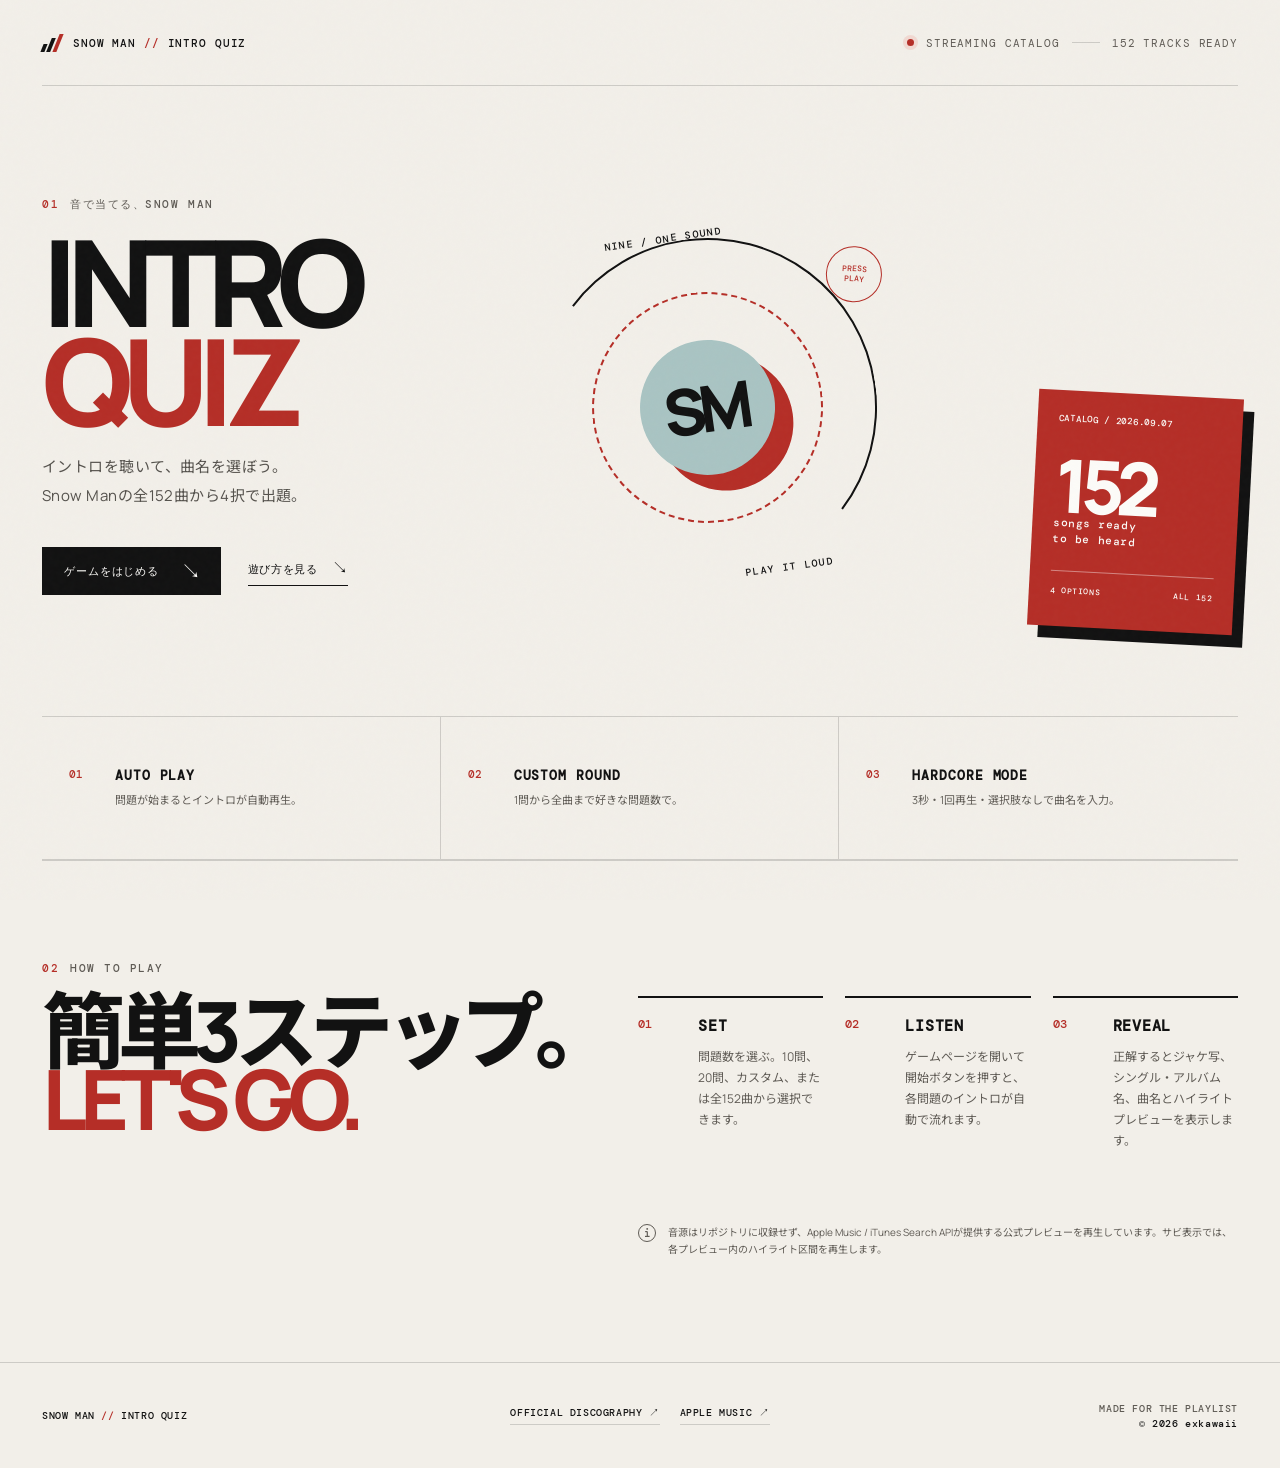
<file: index.html>
<!doctype html>
<html lang="ja">
  <head>
    <meta charset="UTF-8" />
    <meta name="viewport" content="width=device-width, initial-scale=1.0, viewport-fit=cover" />
    <meta name="theme-color" content="#f1eee8" />
    <meta name="description" content="Snow Manの配信曲で遊ぶ、4択イントロクイズ。" />
    <title>SNOW MAN // INTRO QUIZ</title>
    <link rel="preconnect" href="https://fonts.googleapis.com" />
    <link rel="preconnect" href="https://fonts.gstatic.com" crossorigin />
    <link href="https://fonts.googleapis.com/css2?family=DM+Mono:wght@400;500&family=Manrope:wght@400;500;600;700;800&family=Noto+Sans+JP:wght@400;500;700;900&display=swap" rel="stylesheet" />
    <link rel="stylesheet" href="styles.css?v=mixed-20260907" />
  </head>
  <body>
    <div class="site-shell">
      <header class="site-header">
        <a class="brand" href="index.html" aria-label="Snow Man Intro Quiz ホーム">
          <span class="brand-mark" aria-hidden="true"><i></i><i></i><i></i></span>
          <span>SNOW MAN <b>//</b> INTRO QUIZ</span>
        </a>
        <div class="header-meta">
          <span class="live-dot"></span>
          <span>STREAMING CATALOG</span>
          <span class="meta-divider"></span>
          <span>152 TRACKS READY</span>
        </div>
      </header>

      <main id="top">
        <section class="hero section-grid">
          <div class="hero-copy">
            <p class="eyebrow"><span>01</span> 音で当てる、Snow Man</p>
            <h1>INTRO<br /><em>QUIZ</em></h1>
            <p class="hero-lead">イントロを聴いて、曲名を選ぼう。<br />Snow Manの全152曲から4択で出題。</p>
            <div class="hero-actions">
              <a class="button button-dark" href="game.html?v=mixed-20260907">ゲームをはじめる <span>↘</span></a>
              <a class="text-link" href="#about">遊び方を見る <span>↘</span></a>
            </div>
          </div>
          <div class="hero-art" aria-hidden="true">
            <div class="art-ring ring-one"></div>
            <div class="art-ring ring-two"></div>
            <div class="art-core"><span>SM</span></div>
            <div class="art-label label-top">NINE / ONE SOUND</div>
            <div class="art-label label-bottom">PLAY IT LOUD</div>
            <div class="art-stamp">PRESS<br />PLAY</div>
          </div>
          <aside class="catalog-card">
            <div class="card-kicker">CATALOG / 2026.09.07</div>
            <div class="catalog-number">152</div>
            <p>songs ready<br />to be heard</p>
            <div class="card-line"></div>
            <div class="card-foot"><span>4 OPTIONS</span><span>ALL 152</span></div>
          </aside>
        </section>

        <section class="feature-strip" aria-label="ゲームの特徴">
          <div class="feature-item"><span>01</span><strong>AUTO PLAY</strong><p>問題が始まるとイントロが自動再生。</p></div>
          <div class="feature-item"><span>02</span><strong>CUSTOM ROUND</strong><p>1問から全曲まで好きな問題数で。</p></div>
          <div class="feature-item"><span>03</span><strong>HARDCORE MODE</strong><p>3秒・1回再生・選択肢なしで曲名を入力。</p></div>
        </section>

        <section class="about-section section-grid" id="about">
          <div class="about-title">
            <p class="eyebrow"><span>02</span> HOW TO PLAY</p>
            <h2><span class="about-heading-line">簡単3ステップ。</span><br /><em>LET'S GO.</em></h2>
          </div>
          <div class="steps">
            <div class="step"><span>01</span><div><h3>SET</h3><p>問題数を選ぶ。10問、20問、カスタム、または全152曲から選択できます。</p></div></div>
            <div class="step"><span>02</span><div><h3>LISTEN</h3><p>ゲームページを開いて開始ボタンを押すと、各問題のイントロが自動で流れます。</p></div></div>
            <div class="step"><span>03</span><div><h3>REVEAL</h3><p>正解するとジャケ写、シングル・アルバム名、曲名とハイライトプレビューを表示します。</p></div></div>
          </div>
          <div class="legal-note">
            <span class="note-mark">i</span>
            <p>音源はリポジトリに収録せず、Apple Music / iTunes Search APIが提供する公式プレビューを再生しています。サビ表示では、各プレビュー内のハイライト区間を再生します。</p>
          </div>
        </section>
      </main>

      <footer class="site-footer">
        <div class="footer-brand">SNOW MAN <b>//</b> INTRO QUIZ</div>
        <div class="footer-links"><a href="https://mentrecording.jp/snowman/discography/" target="_blank" rel="noreferrer">OFFICIAL DISCOGRAPHY ↗</a><a href="https://music.apple.com/jp/artist/snow-man/1772019148" target="_blank" rel="noreferrer">APPLE MUSIC ↗</a></div>
        <div class="footer-credit">MADE FOR THE PLAYLIST<br /><span>© 2026 exkawaii</span></div>
      </footer>
    </div>
  </body>
</html>
</file>
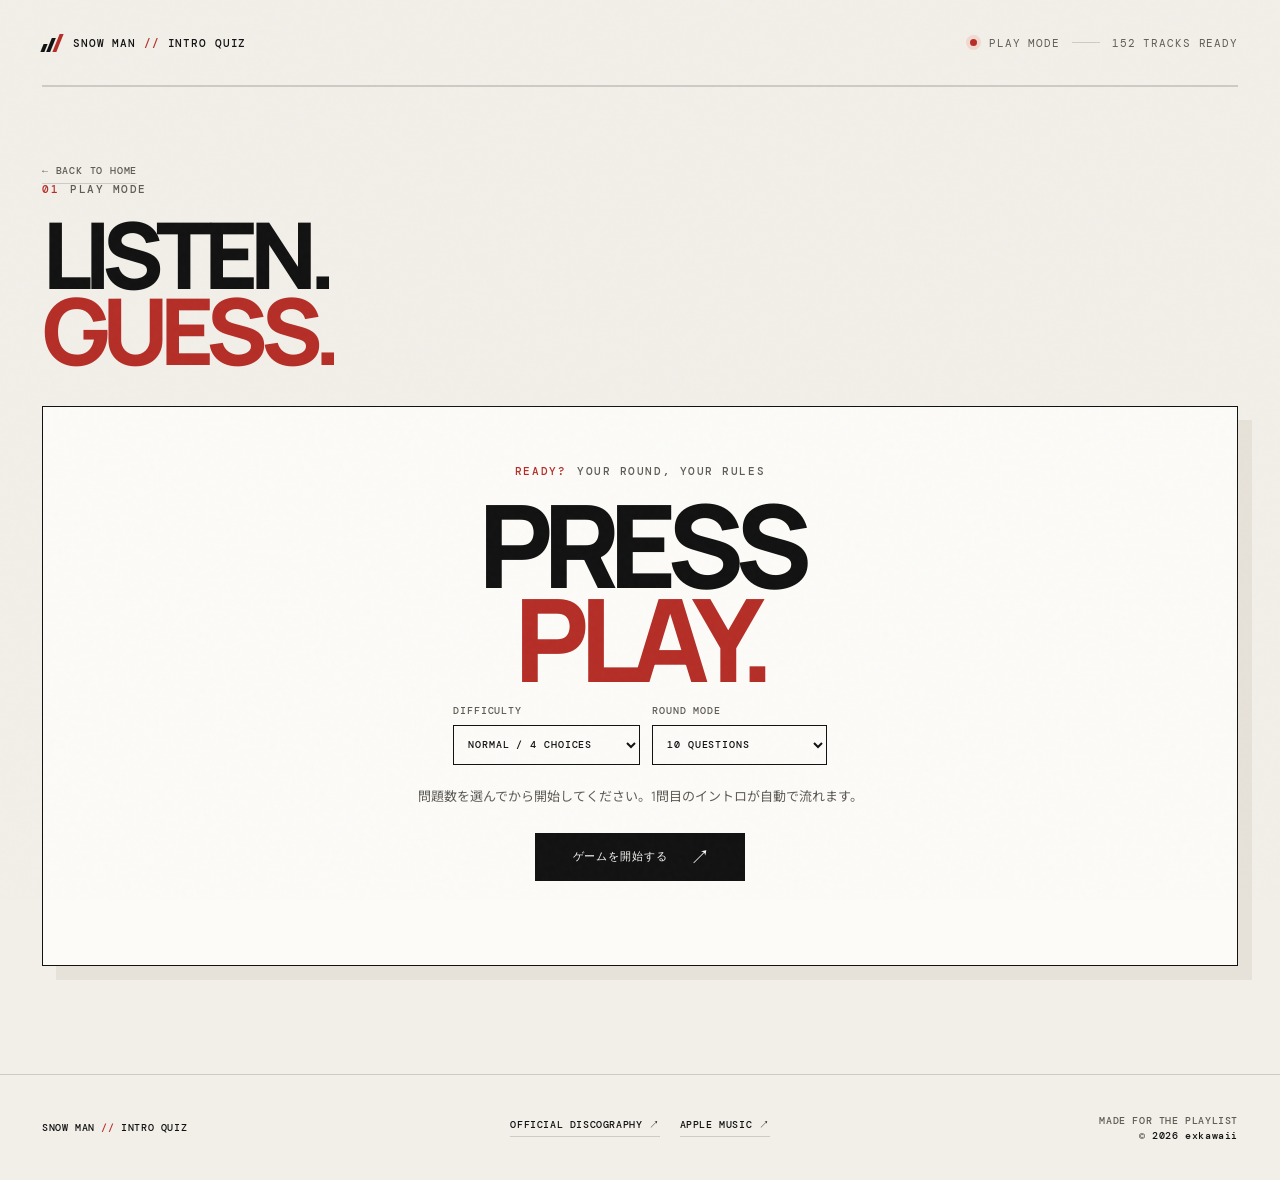
<file: game.html>
<!doctype html>
<html lang="ja">
  <head>
    <meta charset="UTF-8" />
    <meta name="viewport" content="width=device-width, initial-scale=1.0, viewport-fit=cover" />
    <meta name="theme-color" content="#f1eee8" />
    <meta name="description" content="Snow Man Intro Quiz ゲーム画面。" />
    <title>PLAY // SNOW MAN INTRO QUIZ</title>
    <link rel="preconnect" href="https://fonts.googleapis.com" />
    <link rel="preconnect" href="https://fonts.gstatic.com" crossorigin />
    <link href="https://fonts.googleapis.com/css2?family=DM+Mono:wght@400;500&family=Manrope:wght@400;500;600;700;800&family=Noto+Sans+JP:wght@400;500;700;900&display=swap" rel="stylesheet" />
    <link rel="stylesheet" href="styles.css?v=mixed-20260907" />
  </head>
  <body class="game-page">
    <div class="site-shell">
      <header class="site-header">
        <a class="brand" href="index.html" aria-label="トップページへ戻る">
          <span class="brand-mark" aria-hidden="true"><i></i><i></i><i></i></span>
          <span>SNOW MAN <b>//</b> INTRO QUIZ</span>
        </a>
        <div class="header-meta">
          <span class="live-dot"></span>
          <span>PLAY MODE</span>
          <span class="meta-divider"></span>
          <span id="header-count">LOADING TRACKS</span>
        </div>
      </header>

      <main>
        <section class="game-section game-page-section" aria-labelledby="game-title">
          <div class="game-heading">
            <div>
              <a class="back-link" href="index.html?v=mixed-20260907">← BACK TO HOME</a>
              <p class="eyebrow"><span>01</span> PLAY MODE</p>
              <h1 id="game-title">LISTEN.<br /><em>GUESS.</em></h1>
            </div>
          </div>

          <div class="game-board" id="game-board" aria-live="polite">
            <div class="loading-state" id="loading-state">
              <span class="loader"></span>
              <p>曲データを読み込んでいます…</p>
            </div>

            <div class="start-gate hidden" id="start-gate">
              <p class="eyebrow"><span>READY?</span> YOUR ROUND, YOUR RULES</p>
              <h2>PRESS<br /><em>PLAY.</em></h2>
              <div class="start-controls" aria-label="出題数の設定">
                <div class="mode-picker">
                  <label for="challenge-mode">DIFFICULTY</label>
                  <select id="challenge-mode" aria-label="難易度">
                    <option value="normal">NORMAL / 4 CHOICES</option>
                    <option value="hard">HARDCORE / TYPE TITLE</option>
                  </select>
                </div>
                <div class="mode-picker">
                  <label for="round-count">ROUND MODE</label>
                  <select id="round-count" aria-label="出題数モード">
                    <option value="10">10 QUESTIONS</option>
                    <option value="20">20 QUESTIONS</option>
                    <option value="all">ALL SONGS</option>
                    <option value="custom">CUSTOM</option>
                  </select>
                </div>
                <div class="custom-round hidden" id="custom-round-wrap">
                  <label for="custom-round-count">QUESTIONS</label>
                  <input id="custom-round-count" type="number" min="1" max="152" value="15" inputmode="numeric" aria-label="カスタム問題数" />
                </div>
              </div>
              <p class="start-note" id="start-note">問題数を選んでから開始してください。1問目のイントロが自動で流れます。</p>
              <button class="button button-dark begin-button" id="begin-game" type="button">ゲームを開始する <span>↗</span></button>
            </div>

            <div class="game-topbar hidden" id="game-topbar">
              <div class="progress-wrap">
                <span class="mono-label">QUESTION</span>
                <strong><span id="question-number">01</span><small> / <span id="question-total">10</span></small></strong>
                <div class="progress-track"><span id="progress-bar"></span></div>
              </div>
              <div class="score-wrap">
                <span class="mono-label">SCORE</span>
                <strong id="score">00</strong>
              </div>
              <div class="streak-wrap">
                <span class="mono-label">STREAK</span>
                <strong id="streak">00</strong>
              </div>
            </div>

            <div class="question-area hidden" id="question-area">
              <div class="audio-stage" id="audio-stage">
                <div class="waveform" id="waveform" aria-hidden="true"></div>
                <div class="audio-caption">
                  <span class="mono-label" id="audio-caption-label">INTRO PREVIEW</span>
                  <span id="audio-status">LOADING INTRO</span>
                </div>
                <button class="play-button" id="play-button" type="button" aria-label="イントロを再生">
                  <span class="play-icon" aria-hidden="true"></span>
                  <span class="play-text">PLAY INTRO</span>
                </button>
                <div class="time-row">
                  <span>00:00</span>
                  <div class="time-track"><span id="time-bar"></span></div>
                  <span id="time-limit">00:12</span>
                </div>
                <div class="answer-inline hidden" id="answer-inline"></div>
              </div>

              <div class="answer-heading">
                <span class="mono-label">WHAT'S THE TITLE?</span>
                <span class="answer-hint">答えをひとつ選んでください</span>
              </div>
              <div class="hard-answer-panel hidden" id="hard-answer-panel">
                <label for="hard-answer-input">TYPE THE TITLE / 曲名を入力</label>
                <div class="hard-answer-row">
                  <input id="hard-answer-input" type="text" placeholder="曲名を入力" autocomplete="off" autocapitalize="none" spellcheck="false" aria-label="曲名を入力" />
                  <button class="button button-dark hard-submit" id="hard-submit" type="button">回答する <span>→</span></button>
                </div>
                <p class="hard-answer-help">4択なし・部分一致なし。曲名を最後まで入力してください。</p>
              </div>
              <div class="choices" id="choices"></div>
              <p class="keyboard-hint"><kbd>1</kbd><kbd>2</kbd><kbd>3</kbd><kbd>4</kbd> キーでも回答できます</p>

              <div class="answer-mount" id="answer-reveal-mount">
                <div class="answer-reveal hidden" id="answer-reveal">
                  <div class="answer-art-frame">
                    <img id="answer-artwork" alt="正解曲のジャケット画像" />
                    <span id="answer-art-fallback">SM</span>
                  </div>
                  <div class="answer-reveal-copy">
                    <span class="mono-label">TRACK HIGHLIGHT / 30 SEC PREVIEW</span>
                    <span class="answer-release" id="answer-release"></span>
                    <h3 id="answer-song-title"></h3>
                    <p id="answer-song-credit"></p>
                    <span class="reveal-status" id="reveal-status">PLAYING HIGHLIGHT</span>
                  </div>
                </div>
              </div>

              <div class="answer-mount" id="feedback-mount">
                <div class="feedback hidden" id="feedback">
                  <div class="feedback-icon" id="feedback-icon"></div>
                  <div class="feedback-copy">
                    <span class="mono-label" id="feedback-label">CORRECT</span>
                    <strong id="feedback-title"></strong>
                    <p id="feedback-note"></p>
                  </div>
                  <a class="feedback-link" id="apple-link" href="#" target="_blank" rel="noreferrer">Apple Musicで確認 <span>↗</span></a>
                  <button class="button button-dark next-button" id="next-button" type="button">次の問題 <span>→</span></button>
                </div>
              </div>
            </div>

            <div class="result-area hidden" id="result-area">
              <p class="eyebrow"><span>RESULT</span> QUIZ COMPLETE</p>
              <h3><span id="result-score">00</span><small> / <span id="result-total">10</span></small></h3>
              <p class="result-message" id="result-message"></p>
              <div class="result-stats">
                <div><span class="mono-label">ACCURACY</span><strong id="result-accuracy">0%</strong></div>
                <div><span class="mono-label">BEST SCORE</span><strong id="best-score">00</strong></div>
              </div>
              <div class="result-actions">
                <button class="button button-dark share-button" id="share-result" type="button">結果を共有する <span>↗</span></button>
                <button class="button button-dark" id="retry-button" type="button">もう一度遊ぶ <span>↗</span></button>
                <a class="text-link" href="index.html?v=mixed-20260907">トップへ戻る <span>↑</span></a>
              </div>
              <p class="share-status" id="share-status" aria-live="polite"></p>
            </div>
          </div>
        </section>
      </main>

      <footer class="site-footer">
        <div class="footer-brand">SNOW MAN <b>//</b> INTRO QUIZ</div>
        <div class="footer-links"><a href="https://mentrecording.jp/snowman/discography/" target="_blank" rel="noreferrer">OFFICIAL DISCOGRAPHY ↗</a><a href="https://music.apple.com/jp/artist/snow-man/1772019148" target="_blank" rel="noreferrer">APPLE MUSIC ↗</a></div>
        <div class="footer-credit">MADE FOR THE PLAYLIST<br /><span>© 2026 exkawaii</span></div>
      </footer>
    </div>
    <audio id="audio" preload="auto"></audio>
    <script src="app.js?v=mixed-20260907" defer></script>
  </body>
</html>
</file>
<file: styles.css>
:root {
  --paper: #f2efe9;
  --paper-deep: #e7e2d9;
  --ink: #121212;
  --muted: #5f5b55;
  --line: rgba(18, 18, 18, 0.16);
  --accent: #b52e27;
  --accent-soft: #f4d7d2;
  --blue: #a9c4c3;
  --green: #bfcb62;
  --white: #fcfbf8;
  --mono: "DM Mono", "SFMono-Regular", Consolas, monospace;
  --sans: "Manrope", "Noto Sans JP", sans-serif;
  --radius: 18px;
}

* { box-sizing: border-box; }
html { scroll-behavior: smooth; }
body {
  margin: 0;
  background: var(--paper);
  color: var(--ink);
  font-family: var(--sans);
  -webkit-font-smoothing: antialiased;
}
body::before {
  content: "";
  position: fixed;
  inset: 0;
  pointer-events: none;
  opacity: 0.28;
  z-index: 10;
  background-image: url("data:image/svg+xml,%3Csvg viewBox='0 0 180 180' xmlns='http://www.w3.org/2000/svg'%3E%3Cfilter id='n'%3E%3CfeTurbulence type='fractalNoise' baseFrequency='.9' numOctaves='4' stitchTiles='stitch'/%3E%3C/filter%3E%3Crect width='100%25' height='100%25' filter='url(%23n)' opacity='.07'/%3E%3C/svg%3E");
}
button, select, input { font: inherit; }
a { color: inherit; text-decoration: none; }
button { border: 0; cursor: pointer; }
button, a, select, input { -webkit-tap-highlight-color: transparent; touch-action: manipulation; }
button:focus-visible, a:focus-visible, select:focus-visible, input:focus-visible { outline: 3px solid var(--accent); outline-offset: 3px; }
.hidden { display: none !important; }

.site-shell { width: min(1440px, 100%); margin: 0 auto; padding: 0 42px; overflow: hidden; }
.site-header {
  height: 86px;
  display: flex;
  align-items: center;
  justify-content: space-between;
  border-bottom: 1px solid var(--line);
  font-family: var(--mono);
  font-size: 11px;
  letter-spacing: .08em;
}
.brand { display: flex; align-items: center; gap: 13px; font-weight: 500; }
.brand b, .footer-brand b { color: var(--accent); font-weight: 500; }
.brand-mark { display: inline-flex; gap: 3px; align-items: end; height: 18px; }
.brand-mark i { display: block; width: 4px; background: var(--ink); transform: skew(-22deg); }
.brand-mark i:nth-child(1) { height: 8px; }
.brand-mark i:nth-child(2) { height: 14px; }
.brand-mark i:nth-child(3) { height: 18px; background: var(--accent); }
.header-meta { display: flex; align-items: center; gap: 12px; color: var(--muted); }
.live-dot { width: 7px; height: 7px; background: var(--accent); border-radius: 50%; box-shadow: 0 0 0 4px rgba(230, 56, 47, .12); }
.meta-divider { width: 28px; height: 1px; background: var(--line); }

.section-grid { display: grid; grid-template-columns: 1.1fr 1fr .76fr; gap: 28px; }
.hero { min-height: 630px; position: relative; padding: 78px 0 86px; align-items: center; }
.hero-copy { position: relative; z-index: 2; }
.eyebrow { margin: 0 0 22px; display: flex; align-items: center; gap: 11px; color: var(--muted); font: 500 11px/1 var(--mono); letter-spacing: .14em; text-transform: uppercase; }
.eyebrow span { color: var(--accent); }
h1, h2, h3, p { margin-top: 0; }
h1, h2 { margin-bottom: 24px; font-size: clamp(70px, 9.4vw, 145px); line-height: .82; letter-spacing: -.09em; font-weight: 800; }
h1 em, h2 em { color: var(--accent); font-style: normal; }
.hero-lead { color: #55524d; font-size: 15px; line-height: 1.9; letter-spacing: .03em; }
.hero-actions { margin-top: 37px; display: flex; align-items: center; gap: 27px; }
.button { display: inline-flex; align-items: center; justify-content: center; gap: 22px; min-height: 48px; padding: 0 19px 0 22px; border-radius: 0; font: 500 11px var(--mono); letter-spacing: .08em; transition: transform .2s ease, background .2s ease, color .2s ease; }
.button span { font-size: 20px; line-height: 0; }
.button:hover { transform: translateY(-2px); }
.button-dark { background: var(--ink); color: var(--white); }
.button-dark:hover { background: var(--accent); }
.text-link { border-bottom: 1px solid var(--ink); padding-bottom: 6px; font: 500 11px var(--mono); letter-spacing: .05em; }
.text-link span { font-size: 16px; margin-left: 7px; }
.hero-art { width: min(100%, 450px); aspect-ratio: 1; margin: 20px auto 0; position: relative; display: grid; place-items: center; transform: rotate(-8deg); }
.art-ring { position: absolute; border-radius: 50%; border: 1px solid var(--ink); }
.ring-one { width: 85%; height: 85%; border-width: 2px; border-left-color: transparent; border-bottom-color: transparent; animation: spin 18s linear infinite; }
.ring-two { width: 58%; height: 58%; border: 2px dashed var(--accent); animation: spin-reverse 13s linear infinite; }
.art-core { width: 34%; aspect-ratio: 1; border-radius: 50%; background: var(--blue); display: grid; place-items: center; box-shadow: 16px 18px 0 var(--accent); }
.art-core span { font-size: clamp(34px, 5vw, 68px); font-weight: 800; letter-spacing: -.12em; margin-left: -.08em; }
.art-label { position: absolute; font: 500 10px var(--mono); letter-spacing: .14em; }
.label-top { top: 5%; left: 30%; }
.label-bottom { bottom: 6%; right: 24%; }
.art-stamp { position: absolute; top: 15%; right: 2%; display: grid; place-items: center; width: 56px; height: 56px; border: 1px solid var(--accent); border-radius: 50%; color: var(--accent); font: 500 8px/1.2 var(--mono); text-align: center; transform: rotate(11deg); }
.catalog-card { align-self: end; justify-self: end; width: 205px; min-height: 236px; padding: 22px 21px; background: var(--accent); color: var(--white); transform: rotate(3deg); box-shadow: 11px 12px 0 var(--ink); }
.card-kicker, .card-foot { font: 500 9px var(--mono); letter-spacing: .08em; }
.catalog-number { margin: 30px 0 2px; font-size: 74px; line-height: .8; font-weight: 800; letter-spacing: -.1em; }
.catalog-card p { margin-bottom: 24px; font: 500 11px/1.4 var(--mono); letter-spacing: .05em; }
.card-line { height: 1px; background: rgba(255,255,255,.42); margin-bottom: 14px; }
.card-foot { display: flex; justify-content: space-between; gap: 8px; font-size: 8px; }

.game-section { padding: 86px 0 108px; border-top: 1px solid var(--line); }
.game-heading { display: flex; justify-content: space-between; align-items: end; margin-bottom: 38px; }
.game-heading h2 { font-size: clamp(58px, 7.2vw, 105px); margin-bottom: 0; }
.mode-picker { display: flex; flex-direction: column; gap: 8px; min-width: 175px; }
.mode-picker label, .mode-picker select { font: 500 10px var(--mono); letter-spacing: .09em; }
.mode-picker label { color: var(--muted); }
.mode-picker select { width: 100%; height: 40px; padding: 0 10px; border: 1px solid var(--ink); border-radius: 0; background: transparent; color: var(--ink); cursor: pointer; }
.game-board { min-height: 560px; position: relative; background: var(--white); border: 1px solid var(--ink); padding: 31px 34px 34px; box-shadow: 14px 14px 0 var(--paper-deep); }
.loading-state { min-height: 450px; display: grid; place-content: center; justify-items: center; gap: 18px; color: var(--muted); font: 500 11px var(--mono); }
.loader { width: 30px; height: 30px; border: 2px solid var(--paper-deep); border-top-color: var(--accent); border-radius: 50%; animation: spin 1s linear infinite; }
.game-topbar { display: grid; grid-template-columns: 1fr auto auto; align-items: center; gap: 34px; padding-bottom: 28px; border-bottom: 1px solid var(--line); }
.progress-wrap { display: grid; grid-template-columns: auto 44px 1fr; gap: 16px; align-items: center; }
.mono-label { color: var(--muted); font: 500 10px var(--mono); letter-spacing: .11em; }
.progress-wrap strong, .score-wrap strong, .streak-wrap strong { font: 700 21px var(--mono); letter-spacing: -.07em; }
.progress-wrap small { color: var(--muted); font-size: 11px; letter-spacing: 0; }
.progress-track, .time-track { height: 3px; background: var(--paper-deep); overflow: hidden; }
.progress-track span, .time-track span { display: block; height: 100%; width: 0; background: var(--accent); transition: width .25s ease; }
.score-wrap, .streak-wrap { display: flex; align-items: center; gap: 13px; }
.score-wrap strong { color: var(--accent); }
.question-area { padding-top: 33px; }
.question-meta { min-height: 24px; display: flex; align-items: center; gap: 12px; }
.pill { padding: 6px 9px; border: 1px solid var(--ink); font: 500 9px var(--mono); letter-spacing: .05em; }
.track-credit { color: var(--muted); font-size: 11px; }
.audio-stage { margin: 22px 0 28px; padding: 20px 23px 19px; min-height: 210px; position: relative; overflow: hidden; display: flex; flex-direction: column; justify-content: space-between; background: var(--paper); border: 1px solid var(--line); }
.waveform { position: absolute; inset: 0; display: flex; align-items: center; justify-content: center; gap: 5px; opacity: .38; pointer-events: none; }
.waveform i { width: 3px; height: var(--h); background: var(--accent); transform: skew(-18deg); transform-origin: center; }
.audio-stage.is-playing .waveform i { animation: wave .8s ease-in-out infinite alternate; animation-delay: var(--delay); }
.audio-caption { position: relative; display: flex; justify-content: space-between; z-index: 1; }
.audio-caption span:last-child { color: var(--accent); font: 500 10px var(--mono); letter-spacing: .08em; }
.play-button { width: fit-content; min-width: 168px; min-height: 58px; display: flex; align-items: center; gap: 15px; align-self: center; padding: 0 19px; position: relative; z-index: 1; background: var(--ink); color: var(--white); transition: all .2s ease; }
.play-button:hover { background: var(--accent); transform: scale(1.03); }
.play-icon { width: 0; height: 0; border-top: 7px solid transparent; border-bottom: 7px solid transparent; border-left: 11px solid var(--white); }
.play-button.is-playing .play-icon { width: 11px; height: 14px; border: 0; border-left: 3px solid var(--white); border-right: 3px solid var(--white); }
.play-text { font: 500 11px var(--mono); letter-spacing: .1em; }
.time-row { display: grid; grid-template-columns: 42px 1fr 42px; align-items: center; gap: 11px; position: relative; z-index: 1; color: var(--muted); font: 500 9px var(--mono); }
.time-row > span:last-child { text-align: right; }
.answer-heading { display: flex; justify-content: space-between; align-items: center; margin-bottom: 15px; }
.answer-hint { color: var(--muted); font-size: 11px; }
.choices { display: grid; grid-template-columns: repeat(2, 1fr); gap: 10px; }
.choice { min-height: 64px; padding: 11px 14px; display: grid; grid-template-columns: 30px 1fr; align-items: center; gap: 12px; text-align: left; border: 1px solid var(--ink); background: var(--white); transition: transform .15s ease, background .15s ease, color .15s ease; }
.choice:hover:not(:disabled) { background: var(--paper); transform: translate(-3px, -3px); box-shadow: 4px 4px 0 var(--ink); }
.choice:disabled { cursor: default; }
.choice-number { width: 26px; height: 26px; display: grid; place-items: center; background: var(--ink); color: var(--white); border-radius: 50%; font: 500 10px var(--mono); }
.choice-title { font-size: 13px; line-height: 1.3; font-weight: 700; }
.choice-credit { display: block; margin-top: 3px; color: var(--muted); font: 400 9px var(--mono); line-height: 1.25; }
.choice.correct { background: var(--green); border-color: var(--ink); }
.choice.correct .choice-number { background: var(--ink); }
.choice.wrong { background: var(--accent-soft); border-color: var(--accent); color: #7e221d; }
.choice.wrong .choice-number { background: var(--accent); }
.keyboard-hint { margin: 17px 0 0; color: var(--muted); text-align: right; font-size: 10px; }
kbd { display: inline-grid; place-items: center; width: 18px; height: 18px; margin: 0 2px; border: 1px solid var(--line); font: 500 9px var(--mono); }
.feedback { margin-top: 25px; padding: 18px 19px; display: grid; grid-template-columns: 38px 1fr auto auto; align-items: center; gap: 15px; background: var(--paper); border-left: 4px solid var(--accent); }
.feedback-icon { width: 30px; height: 30px; border-radius: 50%; background: var(--green); position: relative; }
.feedback-icon::after { content: "✓"; position: absolute; inset: 0; display: grid; place-items: center; font: 700 15px var(--sans); }
.feedback.is-wrong { border-left-color: var(--accent); }
.feedback.is-wrong .feedback-icon { background: var(--accent-soft); }
.feedback.is-wrong .feedback-icon::after { content: "×"; color: var(--accent); }
.feedback-copy { display: grid; gap: 3px; }
.feedback-copy strong { font-size: 16px; }
.feedback-copy p { margin: 0; color: var(--muted); font-size: 10px; }
.feedback-link { color: var(--muted); font: 500 10px var(--mono); border-bottom: 1px solid var(--muted); padding-bottom: 4px; white-space: nowrap; }
.feedback-link span { font-size: 15px; }
.next-button { min-height: 40px; padding: 0 13px 0 16px; }
.result-area { min-height: 470px; display: grid; align-content: center; justify-items: center; text-align: center; }
.result-area .eyebrow { margin-bottom: 20px; }
.result-area h3 { margin: 0 0 15px; font: 800 clamp(90px, 13vw, 170px)/.8 var(--sans); letter-spacing: -.12em; }
.result-area h3 small { color: var(--muted); font-size: .3em; letter-spacing: -.05em; }
.result-message { max-width: 500px; color: var(--muted); font-size: 14px; }
.result-stats { display: flex; gap: 2px; margin: 23px 0 30px; }
.result-stats > div { min-width: 125px; padding: 13px 18px; display: grid; gap: 7px; background: var(--paper); }
.result-stats strong { font: 700 22px var(--mono); }
.result-actions { display: flex; align-items: center; gap: 25px; }

.about-section { padding: 102px 0 104px; border-top: 1px solid var(--line); align-items: start; }
.about-title h2 { font-size: clamp(53px, 6.5vw, 95px); }
.steps { grid-column: span 2; display: grid; grid-template-columns: repeat(3, 1fr); gap: 22px; padding-top: 33px; }
.step { border-top: 2px solid var(--ink); padding-top: 18px; display: grid; gap: 26px; grid-template-columns: 34px 1fr; }
.step > span { color: var(--accent); font: 500 12px var(--mono); }
.step h3 { margin-bottom: 10px; font: 700 15px var(--mono); letter-spacing: .05em; }
.step p { margin-bottom: 0; color: var(--muted); font-size: 12px; line-height: 1.75; }
.legal-note { grid-column: 2 / -1; display: flex; align-items: start; gap: 12px; margin-top: 40px; color: var(--muted); }
.note-mark { width: 18px; height: 18px; flex: 0 0 auto; display: grid; place-items: center; border: 1px solid var(--muted); border-radius: 50%; font: 500 11px var(--mono); }
.legal-note p { margin: 0; font-size: 10px; line-height: 1.7; }
.site-footer { min-height: 106px; margin: 0 -42px; padding: 27px 42px; display: grid; grid-template-columns: 1fr 1fr 1fr; align-items: center; border-top: 1px solid var(--line); font: 500 10px var(--mono); letter-spacing: .06em; }
.footer-links { display: flex; justify-content: center; gap: 20px; }
.footer-links a { border-bottom: 1px solid var(--line); padding-bottom: 4px; }
.footer-credit { text-align: right; line-height: 1.5; color: var(--muted); }
.footer-credit span { color: var(--ink); }

@keyframes spin { to { transform: rotate(360deg); } }
@keyframes spin-reverse { to { transform: rotate(-360deg); } }
@keyframes wave { from { transform: scaleY(.35) skew(-18deg); } to { transform: scaleY(1) skew(-18deg); } }

@media (max-width: 900px) {
  .site-shell { padding: 0 24px; }
  .site-header { height: 72px; }
  .header-meta span:not(.live-dot):not(:last-child) { display: none; }
  .section-grid { grid-template-columns: 1fr 1fr; }
  .hero { min-height: 590px; padding: 64px 0; }
  .hero-copy { grid-column: 1 / 2; }
  .hero-art { grid-column: 2 / 3; width: 100%; }
  .catalog-card { position: absolute; right: 2%; bottom: 50px; transform: rotate(3deg) scale(.78); transform-origin: bottom right; }
  .about-title { grid-column: 1 / 2; }
  .steps { grid-column: 2 / -1; grid-template-columns: 1fr; padding-top: 0; }
  .legal-note { grid-column: 1 / -1; }
  .site-footer { margin: 0 -24px; padding-left: 24px; padding-right: 24px; }
}
@media (max-width: 620px) {
  .site-shell { padding: 0 16px; }
  .brand { font-size: 9px; gap: 8px; }
  .header-meta { font-size: 9px; }
  .hero { display: block; min-height: auto; padding: 58px 0 70px; }
  h1 { font-size: clamp(75px, 22vw, 118px); }
  .hero-art { width: min(90%, 340px); margin: 53px auto 13px; }
  .catalog-card { right: 0; bottom: 0; transform: rotate(3deg) scale(.72); }
  .game-section { padding: 70px 0 80px; }
  .game-heading { display: block; }
  .game-heading h2 { margin-bottom: 27px; font-size: 64px; }
  .mode-picker { width: 180px; }
  .game-board { padding: 20px 16px 20px; box-shadow: 8px 8px 0 var(--paper-deep); }
  .game-topbar { grid-template-columns: 1fr auto; gap: 18px; }
  .progress-wrap { grid-template-columns: 1fr 45px; gap: 10px; }
  .progress-wrap .mono-label { grid-column: 1 / -1; }
  .progress-track { grid-column: 1 / -1; }
  .streak-wrap { display: none; }
  .audio-stage { margin-top: 18px; min-height: 190px; padding: 16px; }
  .answer-heading { display: block; }
  .answer-hint { display: block; margin-top: 8px; }
  .choices { grid-template-columns: 1fr; }
  .choice { min-height: 59px; }
  .keyboard-hint { display: none; }
  .feedback { grid-template-columns: 34px 1fr; gap: 11px; }
  .feedback-link { grid-column: 2; width: fit-content; }
  .next-button { grid-column: 2; width: fit-content; }
  .about-section { display: block; padding: 76px 0 80px; }
  .about-title { margin-bottom: 46px; }
  .steps { display: grid; gap: 28px; }
  .legal-note { margin-top: 44px; }
  .site-footer { margin: 0 -16px; padding: 25px 16px; display: block; }
  .footer-links { justify-content: start; margin: 20px 0; flex-wrap: wrap; }
  .footer-credit { text-align: left; }
}

/* Landing page and game-start additions */
.feature-strip { display: grid; grid-template-columns: repeat(3, 1fr); gap: 0; border-top: 1px solid var(--line); border-bottom: 1px solid var(--line); }
.feature-item { min-height: 142px; padding: 23px 27px; border-right: 1px solid var(--line); display: grid; grid-template-columns: 30px 1fr; column-gap: 16px; align-content: center; }
.feature-item:last-child { border-right: 0; }
.feature-item > span { color: var(--accent); font: 500 11px var(--mono); }
.feature-item strong { font: 700 13px var(--mono); letter-spacing: .07em; }
.feature-item p { grid-column: 2; margin: 7px 0 0; color: var(--muted); font-size: 11px; line-height: 1.6; }
.game-page-section { padding-top: 70px; }
.game-page-section .game-heading { align-items: center; }
.game-page-section h1 { margin: 18px 0 0; font-size: clamp(58px, 7.2vw, 105px); }
.back-link { display: inline-block; color: var(--muted); font: 500 10px var(--mono); letter-spacing: .08em; border-bottom: 1px solid var(--line); padding-bottom: 6px; }
.game-settings { display: flex; align-items: end; gap: 12px; }
.custom-round { display: flex; flex-direction: column; gap: 8px; min-width: 92px; }
.custom-round label { color: var(--muted); font: 500 10px var(--mono); letter-spacing: .09em; }
.custom-round input { width: 92px; height: 40px; padding: 0 10px; border: 1px solid var(--ink); border-radius: 0; background: transparent; color: var(--ink); font: 500 12px var(--mono); }
.start-gate { min-height: 470px; display: grid; align-content: center; justify-items: center; text-align: center; }
.start-gate .eyebrow { margin-bottom: 20px; }
.start-gate h2 { margin: 0 0 18px; font-size: clamp(68px, 9vw, 125px); }
.start-controls { display: flex; justify-content: center; align-items: end; gap: 12px; margin-bottom: 21px; text-align: left; }
.start-note { margin-bottom: 28px; color: var(--muted); font-size: 13px; }
.begin-button { min-width: 210px; }
.answer-reveal { margin-top: 25px; padding: 16px; display: grid; grid-template-columns: 112px 1fr; gap: 18px; align-items: center; background: var(--ink); color: var(--white); animation: reveal-in .35s ease both; }
.answer-art-frame { width: 112px; aspect-ratio: 1; position: relative; display: grid; place-items: center; overflow: hidden; background: var(--blue); }
.answer-art-frame img { width: 100%; height: 100%; object-fit: cover; display: block; }
.answer-art-frame > span { color: var(--ink); font-size: 35px; font-weight: 800; letter-spacing: -.1em; }
.answer-reveal-copy { min-width: 0; display: grid; gap: 5px; }
.answer-reveal-copy .mono-label { color: var(--green); }
.answer-release { color: #d6d1c7; font: 500 10px var(--mono); letter-spacing: .04em; white-space: nowrap; overflow: hidden; text-overflow: ellipsis; }
.answer-reveal-copy h3 { margin: 0; font-size: clamp(20px, 3vw, 32px); line-height: 1.1; letter-spacing: -.04em; }
.answer-song-credit { margin: 0; color: #c8c2b8; font-size: 10px; line-height: 1.4; }
.reveal-status { margin-top: 6px; color: var(--accent-soft); font: 500 9px var(--mono); letter-spacing: .08em; }
@keyframes reveal-in { from { opacity: 0; transform: translateY(7px); } to { opacity: 1; transform: translateY(0); } }

@media (max-width: 900px) {
  .feature-item { padding-left: 18px; padding-right: 18px; }
  .game-page-section .game-heading { align-items: end; }
}
@media (max-width: 620px) {
  .feature-strip { grid-template-columns: 1fr; }
  .feature-item { min-height: 92px; border-right: 0; border-bottom: 1px solid var(--line); }
  .feature-item:last-child { border-bottom: 0; }
  .game-page-section { padding-top: 54px; }
  .game-page-section .game-heading { display: block; }
  .game-page-section h1 { font-size: 64px; margin-bottom: 30px; }
  .game-settings { align-items: end; flex-wrap: wrap; }
  .game-settings .mode-picker { width: 180px; }
  .start-controls { flex-wrap: wrap; }
  .start-controls .mode-picker { width: 180px; }
  .answer-reveal { grid-template-columns: 82px 1fr; gap: 13px; padding: 12px; }
  .answer-art-frame { width: 82px; }
  .answer-art-frame > span { font-size: 27px; }
  .answer-reveal-copy h3 { font-size: 21px; }
  .answer-release { font-size: 9px; }
}

/* Mobile-first interaction layer: controls stay thumb-friendly without changing the desktop layout. */
@media (max-width: 620px) {
  html { min-width: 320px; }
  body { overflow-x: hidden; }
  .site-shell { width: 100%; padding: 0 14px; overflow: visible; }
  .site-header { min-height: 64px; height: auto; padding: 13px 0; gap: 12px; }
  .brand { min-width: 0; max-width: 62%; gap: 8px; font-size: 9px; line-height: 1.25; }
  .brand > span:last-child { min-width: 0; }
  .header-meta { min-width: 0; gap: 7px; font-size: 9px; line-height: 1.25; text-align: right; }
  .header-meta span:not(.live-dot):not(:last-child), .header-meta .meta-divider { display: none; }
  .header-meta span:last-child { max-width: 110px; }

  .hero { padding: 40px 0 54px; }
  .hero .eyebrow { margin-bottom: 18px; }
  h1 { font-size: clamp(72px, 21vw, 110px); }
  .hero-lead { font-size: 14px; line-height: 1.8; }
  .hero-actions { display: grid; gap: 12px; margin-top: 28px; }
  .hero-actions .button { width: 100%; min-height: 56px; border-radius: 8px; }
  .hero-actions .text-link { width: fit-content; min-height: 44px; display: inline-flex; align-items: center; padding-bottom: 3px; }
  .hero-art { width: min(88vw, 320px); margin-top: 48px; }
  .catalog-card { right: -3px; bottom: -2px; transform: rotate(3deg) scale(.68); }
  .feature-item { min-height: 82px; padding: 17px 14px; grid-template-columns: 28px 1fr; column-gap: 12px; }
  .feature-item p { margin-top: 5px; font-size: 11px; }
  .about-section { padding: 64px 0 70px; }
  .about-title { margin-bottom: 38px; }
  .about-title h2 { font-size: clamp(48px, 14vw, 72px); }
  .steps { gap: 24px; }
  .step { padding-top: 15px; grid-template-columns: 30px 1fr; gap: 13px; }
  .step p { font-size: 12px; line-height: 1.7; }
  .legal-note { margin-top: 38px; }
  .site-footer { margin: 0 -14px; padding: 24px 14px calc(24px + env(safe-area-inset-bottom)); }

  .game-page .site-header { position: sticky; top: 0; z-index: 5; background: rgba(242, 239, 233, .94); backdrop-filter: blur(10px); }
  .game-page-section { padding-top: 28px; }
  .game-page-section .game-heading { margin-bottom: 22px; }
  .game-page-section .eyebrow { margin: 20px 0 14px; }
  .game-page-section h1 { margin: 0 0 20px; font-size: clamp(48px, 16vw, 72px); line-height: .88; }
  .back-link { min-height: 44px; display: inline-flex; align-items: center; padding-bottom: 3px; }
  .game-board { min-height: 0; padding: 14px; border-radius: 12px; box-shadow: 5px 6px 0 var(--paper-deep); }
  .loading-state { min-height: 300px; }
  .start-gate { min-height: 0; padding: 42px 5px 28px; }
  .start-gate .eyebrow { margin-bottom: 18px; text-align: center; justify-content: center; line-height: 1.4; }
  .start-gate h2 { margin-bottom: 22px; font-size: clamp(54px, 18vw, 76px); }
  .start-controls { width: 100%; display: grid; grid-template-columns: minmax(0, 1fr) minmax(0, 1fr); gap: 10px; margin-bottom: 18px; }
  .start-controls .mode-picker, .start-controls .custom-round { width: 100%; min-width: 0; grid-column: 1 / -1; }
  .mode-picker, .custom-round { gap: 6px; }
  .mode-picker label, .custom-round label { font-size: 9px; }
  .mode-picker select, .custom-round input { width: 100%; height: 52px; min-height: 52px; padding: 0 10px; border-radius: 8px; font-size: 16px; }
  .start-note { margin: 0 4px 22px; font-size: 12px; line-height: 1.65; }
  .begin-button { width: 100%; min-width: 0; min-height: 58px; border-radius: 8px; font-size: 12px; }

  .game-topbar { grid-template-columns: minmax(0, 1fr) auto; gap: 12px; padding-bottom: 18px; }
  .progress-wrap { grid-template-columns: minmax(0, 1fr) 46px; gap: 8px; }
  .progress-wrap .mono-label { grid-column: 1 / -1; }
  .progress-wrap strong, .score-wrap strong { font-size: 20px; }
  .progress-track { grid-column: 1 / -1; height: 4px; }
  .score-wrap { gap: 7px; }
  .score-wrap .mono-label { font-size: 9px; }
  .streak-wrap { display: none; }
  .question-area { padding-top: 20px; }
  .audio-stage { min-height: 204px; margin: 12px 0 24px; padding: 14px; border-radius: 12px; }
  .audio-caption { gap: 8px; align-items: start; }
  .audio-caption span:last-child { max-width: 47%; text-align: right; line-height: 1.35; }
  .play-button { width: 100%; min-width: 0; min-height: 62px; justify-content: center; border-radius: 8px; }
  .play-button:active, .begin-button:active, .next-button:active, .choice:active { transform: scale(.98); }
  .time-row { grid-template-columns: 38px minmax(0, 1fr) 38px; gap: 8px; }
  .time-track { height: 5px; }
  .answer-heading { gap: 7px; margin-bottom: 12px; }
  .answer-hint { margin-top: 6px; font-size: 12px; line-height: 1.4; }
  .choices { gap: 9px; }
  .choice { min-height: 68px; padding: 12px; grid-template-columns: 34px minmax(0, 1fr); gap: 11px; border-radius: 9px; }
  .choice-number { width: 30px; height: 30px; font-size: 11px; }
  .choice-title { font-size: 15px; line-height: 1.35; overflow-wrap: anywhere; }
  .choice:hover:not(:disabled) { transform: none; box-shadow: none; }
  .keyboard-hint { display: none; }

  .answer-reveal { grid-template-columns: 94px minmax(0, 1fr); gap: 13px; padding: 12px; border-radius: 10px; }
  .answer-art-frame { width: 94px; border-radius: 5px; }
  .answer-art-frame > span { font-size: 28px; }
  .answer-reveal-copy h3 { font-size: clamp(19px, 6vw, 24px); }
  .answer-release { font-size: 9px; }
  .answer-song-credit { font-size: 10px; }
  .reveal-status { line-height: 1.35; }
  .feedback { grid-template-columns: 32px minmax(0, 1fr); gap: 10px; margin-top: 18px; padding: 15px; border: 0; border-top: 4px solid var(--accent); border-radius: 10px; }
  .feedback-icon { width: 30px; height: 30px; }
  .feedback-copy strong { font-size: 17px; line-height: 1.3; overflow-wrap: anywhere; }
  .feedback-copy p { font-size: 11px; line-height: 1.45; }
  .feedback-link, .next-button { grid-column: 1 / -1; width: 100%; min-height: 52px; justify-content: center; border-radius: 8px; }
  .feedback-link { display: inline-flex; align-items: center; border: 1px solid var(--line); padding: 0 12px; font-size: 11px; }
  .next-button { margin-top: 1px; }
  .result-area { min-height: 390px; padding: 36px 5px; }
  .result-area h3 { font-size: clamp(82px, 25vw, 128px); }
  .result-message { font-size: 13px; line-height: 1.7; }
  .result-stats { width: 100%; margin: 20px 0 25px; }
  .result-stats > div { min-width: 0; flex: 1; padding: 12px 8px; }
  .result-actions { width: 100%; display: grid; gap: 14px; }
  .result-actions .button { width: 100%; min-height: 56px; border-radius: 8px; }
  .result-actions .text-link { justify-self: center; min-height: 44px; display: inline-flex; align-items: center; }
}

@media (max-width: 360px) {
  .site-shell { padding-left: 11px; padding-right: 11px; }
  .game-board { padding-left: 11px; padding-right: 11px; }
  .start-controls { grid-template-columns: 1fr; }
  .answer-reveal { grid-template-columns: 78px minmax(0, 1fr); gap: 10px; }
  .answer-art-frame { width: 78px; }
  .answer-reveal-copy h3 { font-size: 18px; }
  .site-footer { margin-left: -11px; margin-right: -11px; padding-left: 11px; padding-right: 11px; }
}

/* Answer results use the same prominent area as the intro player, so the next action is immediate. */
.answer-mount:empty { display: none; }
.answer-inline { width: 100%; }
.audio-stage.has-answer { min-height: 0; padding: 16px; display: block; background: var(--white); border-color: var(--ink); }
.audio-stage.has-answer > .waveform,
.audio-stage.has-answer > .audio-caption,
.audio-stage.has-answer > .play-button,
.audio-stage.has-answer > .time-row { display: none; }
.audio-stage.has-answer > .answer-inline { display: grid; gap: 12px; }
.audio-stage.has-answer .answer-reveal,
.audio-stage.has-answer .feedback { margin-top: 0; }
.question-area.answered > .answer-heading,
.question-area.answered > .choices,
.question-area.answered > .keyboard-hint { display: none; }
.share-button { background: var(--accent); }
.share-button:hover { background: var(--ink); }
.share-status { min-height: 1.5em; margin: 12px 0 0; color: var(--muted); font: 500 10px/1.5 var(--mono); }
.about-heading-line { display: inline-block; white-space: nowrap; }

@media (max-width: 620px) {
  .about-title h2 { font-size: clamp(31px, 11.5vw, 72px); }
  .audio-stage.has-answer { padding: 12px; border-radius: 12px; }
  .audio-stage.has-answer > .answer-inline { gap: 10px; }
  .audio-stage.has-answer .answer-reveal { grid-template-columns: 94px minmax(0, 1fr); }
  .audio-stage.has-answer .feedback { margin-top: 0; }
  .share-status { margin-top: 9px; text-align: center; font-size: 10px; }
}

@media (max-width: 360px) {
  .audio-stage.has-answer .answer-reveal { grid-template-columns: 78px minmax(0, 1fr); }
}

/* Hardcore mode: one short listen, then exact title entry instead of choices. */
.hard-answer-panel { margin: 22px 0 18px; padding: 18px; background: var(--paper); border: 1px solid var(--ink); }
.hard-answer-panel > label { display: block; margin-bottom: 10px; color: var(--muted); font: 500 10px var(--mono); letter-spacing: .11em; }
.hard-answer-row { display: grid; grid-template-columns: minmax(0, 1fr) auto; gap: 10px; }
#hard-answer-input { width: 100%; min-height: 54px; padding: 0 14px; border: 1px solid var(--ink); border-radius: 0; background: var(--white); color: var(--ink); font-size: 16px; }
#hard-answer-input::placeholder { color: var(--muted); opacity: .8; }
#hard-answer-input:disabled { opacity: .6; }
.hard-submit { min-height: 54px; padding-left: 18px; padding-right: 15px; white-space: nowrap; }
.hard-answer-help { margin: 10px 0 0; color: var(--muted); font: 500 10px/1.5 var(--mono); }
.question-area.answered > .hard-answer-panel { display: none; }
.play-button.is-locked { background: var(--paper-deep); color: var(--muted); cursor: not-allowed; transform: none; }
.play-button.is-locked .play-icon { border-left-color: var(--muted); }

@media (max-width: 620px) {
  .hard-answer-panel { margin: 16px 0 14px; padding: 14px; border-radius: 10px; }
  .hard-answer-row { grid-template-columns: 1fr; gap: 9px; }
  #hard-answer-input { min-height: 56px; border-radius: 8px; }
  .hard-submit { width: 100%; min-height: 56px; border-radius: 8px; }
  .hard-answer-help { font-size: 10px; line-height: 1.55; }
}
</file>
